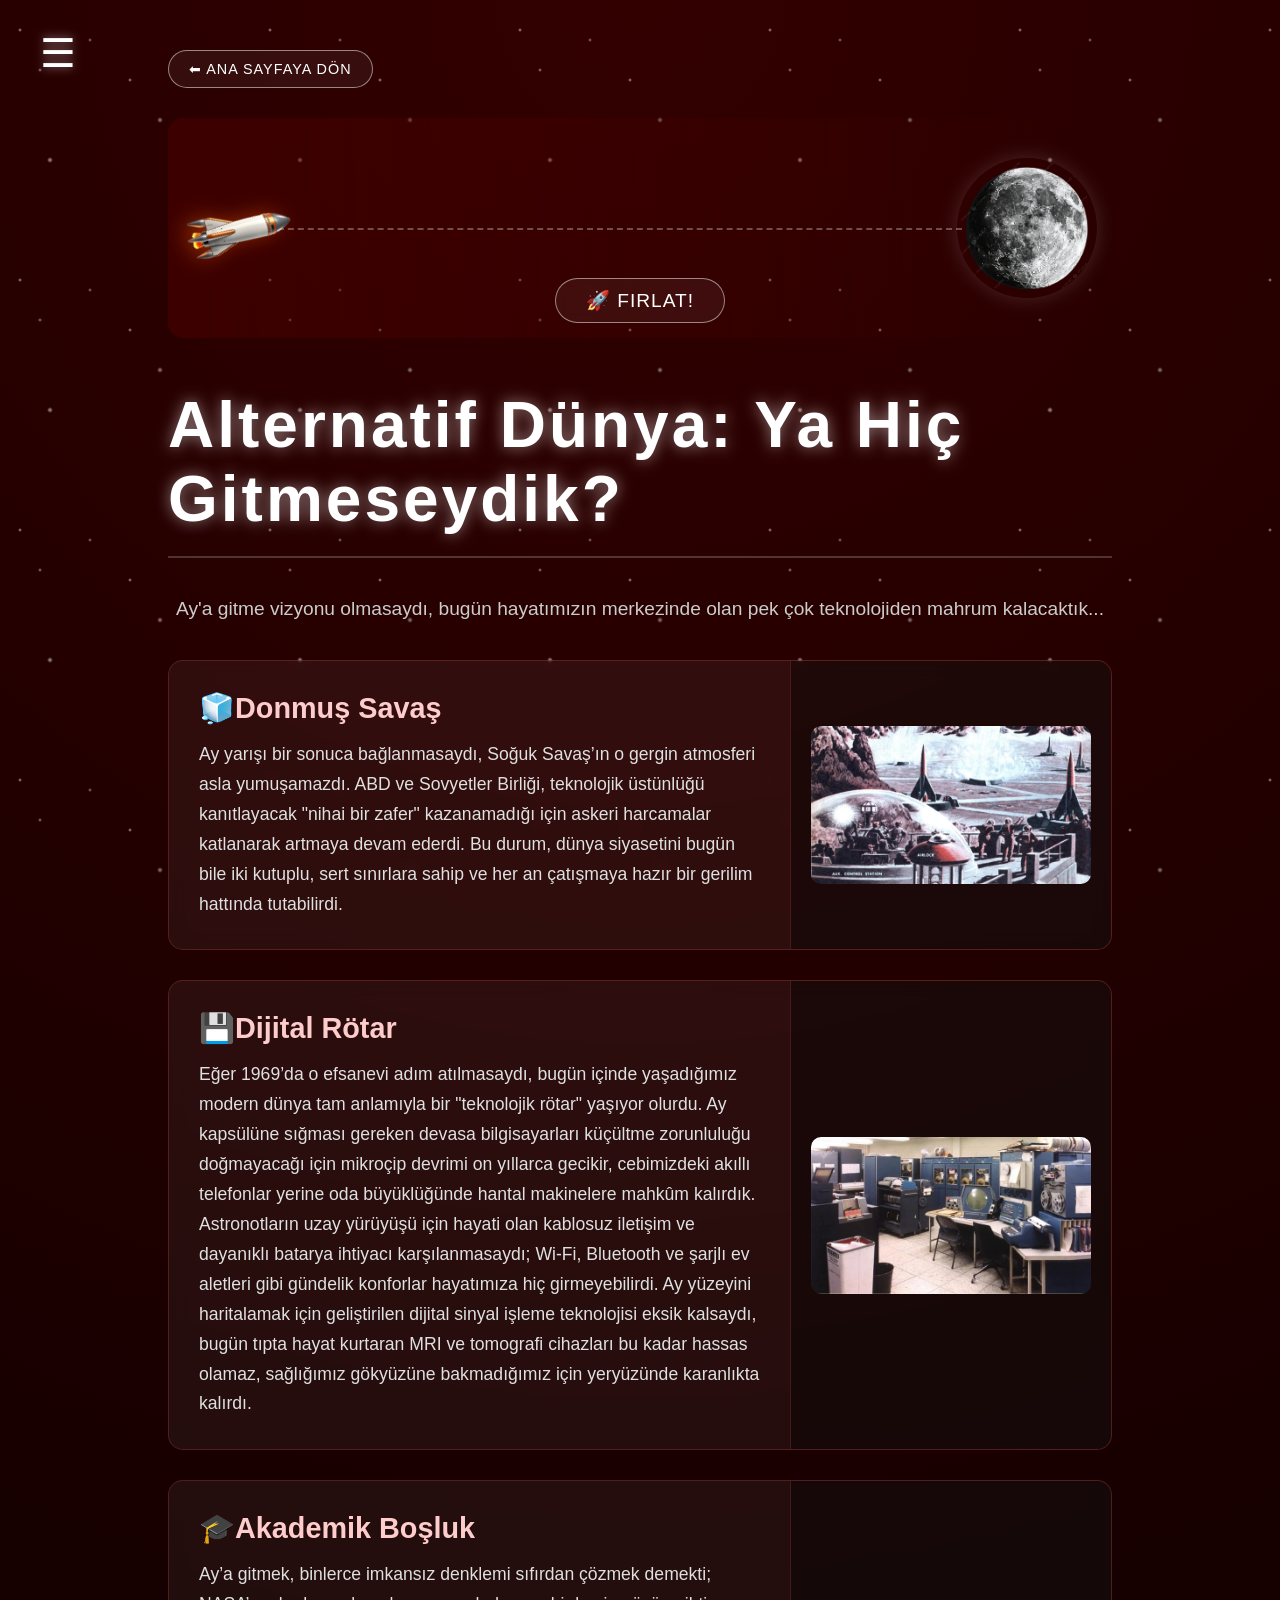
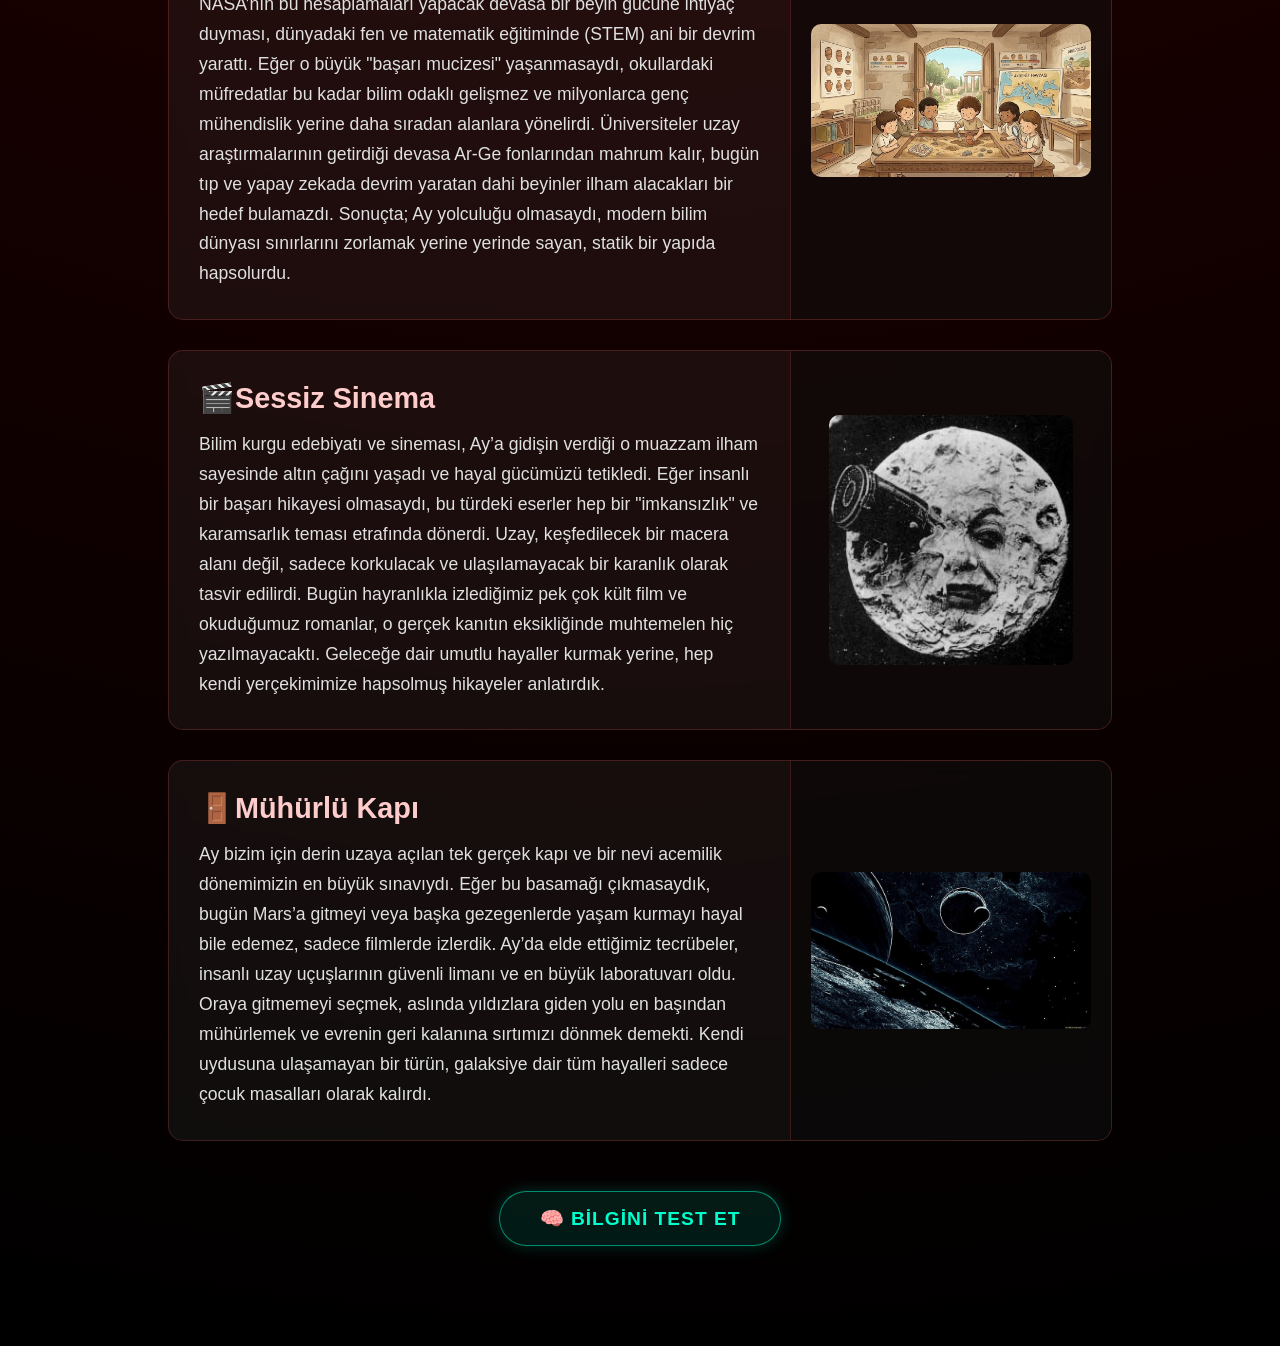
<file: alternatif.html>
<!DOCTYPE html>
<html lang="tr">
<head>
    <meta charset="UTF-8">
    <meta name="viewport" content="width=device-width, initial-scale=1.0">
    <title>Alternatif Dünya</title>
    <link rel="stylesheet" href="style.css">
</head>
<body class="subpage alternatif-bg">
    
    <div class="css-stars"></div>

    <div class="menu-btn" onclick="toggleMenu()">☰</div>
    
    <div class="side-menu" id="sideMenu">
        <div class="close-btn" onclick="toggleMenu()">×</div>
        <ul>
            <li><a href="#visco" onclick="toggleMenu()"><span>🧊</span> Donmuş Savaş</a></li>
            <li><a href="#mouse" onclick="toggleMenu()"><span>💾</span> Dijital Rötar</a></li>
            <li><a href="#dedektor" onclick="toggleMenu()"><span>🎓</span> Akademik Boşluk</a></li>
            <li><a href="#mama" onclick="toggleMenu()"><span>🎬</span> Sessiz Sinema</a></li>
            <li><a href="#gozluk" onclick="toggleMenu()"><span>🚪</span> Mühürlü Kapı</a></li>
        </ul>
    </div>

    <div class="content-container">
        <a href="index.html" class="btn back-btn">⬅ Ana Sayfaya Dön</a>
        
        <div id="launch-container-fail">
            <div class="path-line"></div>
            
            <img src="roket.png.png" alt="Roket" id="rocket-fail">
            <img src="ay_yeni.png" alt="Ay" id="moon-fail">
            
            <div id="explosion-effect">💥</div>
            <div id="mission-text-fail">Görev Başarısız</div>
            
            <button id="launch-btn-fail" class="btn">🚀 Fırlat!</button>
        </div>
        
        <h1 class="page-title">Alternatif Dünya: Ya Hiç Gitmeseydik?</h1>
        <p style="text-align: center; font-size: 1.2rem; margin-bottom: 40px; color: #ccc;">Ay'a gitme vizyonu olmasaydı, bugün hayatımızın merkezinde olan pek çok teknolojiden mahrum kalacaktık...</p>
        
        <div class="info-card" id="visco">
            <div class="card-content">
                <h2>🧊Donmuş Savaş</h2>
                <p>Ay yarışı bir sonuca bağlanmasaydı, Soğuk Savaş’ın o gergin atmosferi asla yumuşamazdı. ABD ve Sovyetler Birliği, teknolojik üstünlüğü kanıtlayacak "nihai bir zafer" kazanamadığı için askeri harcamalar katlanarak artmaya devam ederdi. Bu durum, dünya siyasetini bugün bile iki kutuplu, sert sınırlara sahip ve her an çatışmaya hazır bir gerilim hattında tutabilirdi.</p>
            </div>
            <div class="card-image">
                <img src="donmuş.jpeg" alt="Ay Yüzeyinin Haritası" class="card-img">
            </div>
        </div>

        <div class="info-card" id="mouse">
            <div class="card-content">
                <h2>💾Dijital Rötar</h2>
                <p>Eğer 1969’da o efsanevi adım atılmasaydı, bugün içinde yaşadığımız modern dünya tam anlamıyla bir "teknolojik rötar" yaşıyor olurdu. Ay kapsülüne sığması gereken devasa bilgisayarları küçültme zorunluluğu doğmayacağı için mikroçip devrimi on yıllarca gecikir, cebimizdeki akıllı telefonlar yerine oda büyüklüğünde hantal makinelere mahkûm kalırdık. Astronotların uzay yürüyüşü için hayati olan kablosuz iletişim ve dayanıklı batarya ihtiyacı karşılanmasaydı; Wi-Fi, Bluetooth ve şarjlı ev aletleri gibi gündelik konforlar hayatımıza hiç girmeyebilirdi. Ay yüzeyini haritalamak için geliştirilen dijital sinyal işleme teknolojisi eksik kalsaydı, bugün tıpta hayat kurtaran MRI ve tomografi cihazları bu kadar hassas olamaz, sağlığımız gökyüzüne bakmadığımız için yeryüzünde karanlıkta kalırdı.</p>
            </div>
            <div class="card-image">
                <img src="gerileme.jpeg" alt="Ay Yüzeyinin Haritası" class="card-img">
            </div>
        </div>

        <div class="info-card" id="dedektor">
            <div class="card-content">
                <h2>🎓Akademik Boşluk</h2>
                <p>Ay’a gitmek, binlerce imkansız denklemi sıfırdan çözmek demekti; NASA’nın bu hesaplamaları yapacak devasa bir beyin gücüne ihtiyaç duyması, dünyadaki fen ve matematik eğitiminde (STEM) ani bir devrim yarattı. Eğer o büyük "başarı mucizesi" yaşanmasaydı, okullardaki müfredatlar bu kadar bilim odaklı gelişmez ve milyonlarca genç mühendislik yerine daha sıradan alanlara yönelirdi. Üniversiteler uzay araştırmalarının getirdiği devasa Ar-Ge fonlarından mahrum kalır, bugün tıp ve yapay zekada devrim yaratan dahi beyinler ilham alacakları bir hedef bulamazdı. Sonuçta; Ay yolculuğu olmasaydı, modern bilim dünyası sınırlarını zorlamak yerine yerinde sayan, statik bir yapıda hapsolurdu.</p>
            </div>
            <div class="card-image">
                <img src="akademik.jpeg" alt="Ay Yüzeyinin Haritası" class="card-img">
            </div>
        </div>

        <div class="info-card" id="mama">
            <div class="card-content">
                <h2>🎬Sessiz Sinema</h2>
                <p>Bilim kurgu edebiyatı ve sineması, Ay’a gidişin verdiği o muazzam ilham sayesinde altın çağını yaşadı ve hayal gücümüzü tetikledi. Eğer insanlı bir başarı hikayesi olmasaydı, bu türdeki eserler hep bir "imkansızlık" ve karamsarlık teması etrafında dönerdi. Uzay, keşfedilecek bir macera alanı değil, sadece korkulacak ve ulaşılamayacak bir karanlık olarak tasvir edilirdi. Bugün hayranlıkla izlediğimiz pek çok kült film ve okuduğumuz romanlar, o gerçek kanıtın eksikliğinde muhtemelen hiç yazılmayacaktı. Geleceğe dair umutlu hayaller kurmak yerine, hep kendi yerçekimimize hapsolmuş hikayeler anlatırdık.</p>
            </div>
            <div class="card-image">
                <img src="sinema.jpeg" alt="Ay Yüzeyinin Haritası" class="card-img">
            </div>
        </div>

        <div class="info-card" id="gozluk">
            <div class="card-content">
                <h2>🚪Mühürlü Kapı</h2>
                <p>Ay bizim için derin uzaya açılan tek gerçek kapı ve bir nevi acemilik dönemimizin en büyük sınavıydı. Eğer bu basamağı çıkmasaydık, bugün Mars’a gitmeyi veya başka gezegenlerde yaşam kurmayı hayal bile edemez, sadece filmlerde izlerdik. Ay’da elde ettiğimiz tecrübeler, insanlı uzay uçuşlarının güvenli limanı ve en büyük laboratuvarı oldu. Oraya gitmemeyi seçmek, aslında yıldızlara giden yolu en başından mühürlemek ve evrenin geri kalanına sırtımızı dönmek demekti. Kendi uydusuna ulaşamayan bir türün, galaksiye dair tüm hayalleri sadece çocuk masalları olarak kalırdı.</p>
            </div>
            <div class="card-image">
                <img src="mühürlü-kapı.jpeg" alt="Ay Yüzeyinin Haritası" class="card-img">
            </div>
        </div>

        <div class="quiz-wrapper">
            <button id="start-quiz-btn" class="btn">🧠 Bilgini Test Et </button>
            
            <div id="quiz-container" class="quiz-container">
                
                <div class="quiz-question-block">
                    <p class="quiz-question">1. "Donmuş Savaş" senaryosuna göre, Ay yarışı bir "nihai zaferle" sonuçlanmasaydı dünya siyaseti bugün nasıl bir durumda olurdu?</p>
                    <ul class="quiz-options">
                        <li class="quiz-option" data-correct="false" onclick="checkAnswer(this, false)">A) Ülkeler arasındaki tüm sınırlar kalkardı.</li>
                        <li class="quiz-option" data-correct="false" onclick="checkAnswer(this, false)">B) Askeri harcamalar azalır, bütçe eğitime aktarılırdı.</li>
                        <li class="quiz-option" data-correct="true" onclick="checkAnswer(this, true)">C) İki kutuplu, sert sınırlara sahip ve her an çatışmaya hazır bir gerilim hattında kalırdı.</li>
                        <li class="quiz-option" data-correct="false" onclick="checkAnswer(this, false)">D) Uzay araştırmaları tamamen yasaklanırdı.</li>
                    </ul>
                </div>

                <div class="quiz-question-block">
                    <p class="quiz-question">2. "Dijital Rötar" bölümünde bahsedilen; Wi-Fi, Bluetooth ve şarjlı ev aletleri gibi konforlarımızı borçlu olduğumuz asıl ihtiyaç nedir?</p>
                    <ul class="quiz-options">
                        <li class="quiz-option" data-correct="true" onclick="checkAnswer(this, true)">A) Astronotların uzay yürüyüşü için gereken kablosuz iletişim ve dayanıklı batarya ihtiyacı</li>
                        <li class="quiz-option" data-correct="false" onclick="checkAnswer(this, false)">B) Ay'daki yerçekiminin dünyaya göre daha az olması</li>
                        <li class="quiz-option" data-correct="false" onclick="checkAnswer(this, false)">C) Roketlerin daha hızlı gitmesi için gereken yakıt türü</li>
                        <li class="quiz-option" data-correct="false" onclick="checkAnswer(this, false)">D) Uzay araçlarının içindeki aydınlatma sistemleri</li>
                    </ul>
                </div>

                <div class="quiz-question-block">
                    <p class="quiz-question">3. "Akademik Boşluk" başlığına göre, Ay yolculuğu gerçekleşmeseydi milyonlarca genç mühendisin kariyer yolculuğu nasıl değişirdi?</p>
                    <ul class="quiz-options">
                        <li class="quiz-option" data-correct="false" onclick="checkAnswer(this, false)">A) Sanat ve edebiyat alanında dünya markası olurlardı.</li>
                        <li class="quiz-option" data-correct="true" onclick="checkAnswer(this, true)">B) Uzay projeleri olmadığı için daha sıradan alanlara yönelir, dahi beyinler ilham alacak hedef bulamazdı.</li>
                        <li class="quiz-option" data-correct="false" onclick="checkAnswer(this, false)">C) Kendi teknoloji şirketlerini kurup interneti daha erken keşfederlerdi.</li>
                        <li class="quiz-option" data-correct="false" onclick="checkAnswer(this, false)">D) Tıp fakültelerine yönelerek kansere çözüm bulurlardı.</li>
                    </ul>
                </div>

                <div class="quiz-question-block">
                    <p class="quiz-question">4. "Mühürlü Kapı" analojisinde kullanılan "kendi uydusuna ulaşamayan bir tür" ifadesiyle anlatılmak istenen asıl risk nedir?</p>
                    <ul class="quiz-options">
                        <li class="quiz-option" data-correct="false" onclick="checkAnswer(this, false)">A) Ay'ın Dünya'dan uzaklaşacak olması</li>
                        <li class="quiz-option" data-correct="true" onclick="checkAnswer(this, true)">B) Mars'a gitme veya galakside yaşam kurma hayallerinin sadece birer "çocuk masalı" olarak kalması</li>
                        <li class="quiz-option" data-correct="false" onclick="checkAnswer(this, false)">C) Ay'daki madenlerin başka türler tarafından ele geçirilmesi</li>
                        <li class="quiz-option" data-correct="false" onclick="checkAnswer(this, false)">D) Dünya üzerindeki doğal kaynakların daha hızlı tükenmesi</li>
                    </ul>
                </div>

                <div id="quiz-result" class="quiz-result"></div>

            </div>
        </div>

    </div>

    <script>
        function toggleMenu() {
            const menu = document.getElementById('sideMenu');
            menu.classList.toggle('active');
        }
    
        document.getElementById('launch-btn-fail').addEventListener('click', function() {
            const rocket = document.getElementById('rocket-fail');
            const explosion = document.getElementById('explosion-effect');
            const failText = document.getElementById('mission-text-fail');
            
            this.disabled = true; 
            this.innerText = "🚀 Fırlatıldı...";
            this.style.opacity = "0.5";
            
            rocket.classList.add('launch-fail-active');
            
            setTimeout(() => {
                rocket.style.display = 'none'; 
                explosion.classList.add('boom'); 
                failText.classList.add('show'); 
                this.innerText = "❌ Görev Başarısız"; 
            }, 2000); 
        });

        // --- QUIZ PUANLAMA MANTIĞI ---
        let correctAnswers = 0;
        let answeredQuestions = 0;
        const totalQuestions = 4;

        document.getElementById('start-quiz-btn').addEventListener('click', function() {
            const quizContainer = document.getElementById('quiz-container');
            quizContainer.style.display = 'block';
            quizContainer.scrollIntoView({ behavior: 'smooth', block: 'start' });
            this.style.display = 'none'; 
        });

        function checkAnswer(element, isCorrect) {
            const ul = element.parentElement;
            const options = ul.querySelectorAll('.quiz-option');
            
            options.forEach(opt => opt.classList.add('disabled'));
            
            answeredQuestions++;

            if (isCorrect) {
                element.classList.add('correct');
                correctAnswers++;
            } else {
                element.classList.add('incorrect');
                options.forEach(opt => {
                    if (opt.dataset.correct === "true") {
                        opt.classList.add('correct');
                    }
                });
            }

            if (answeredQuestions === totalQuestions) {
                showResult();
            }
        }

        function showResult() {
            const resultDiv = document.getElementById('quiz-result');
            const successRate = (correctAnswers / totalQuestions) * 100;

            resultDiv.style.display = 'block';

            if (successRate > 50) {
                resultDiv.innerHTML = `Tebrikler! Başarı oranınız: %${successRate} <br><br> 🚀 <strong>Astronot adayısınız!</strong>`;
                resultDiv.className = 'quiz-result success';
            } else {
                resultDiv.innerHTML = `Maalesef... Başarı oranınız: %${successRate} <br><br> ❌ <strong>Başarısız oldunuz.</strong>`;
                resultDiv.className = 'quiz-result fail';
            }
        }
    </script>
</body>
</html>
</file>
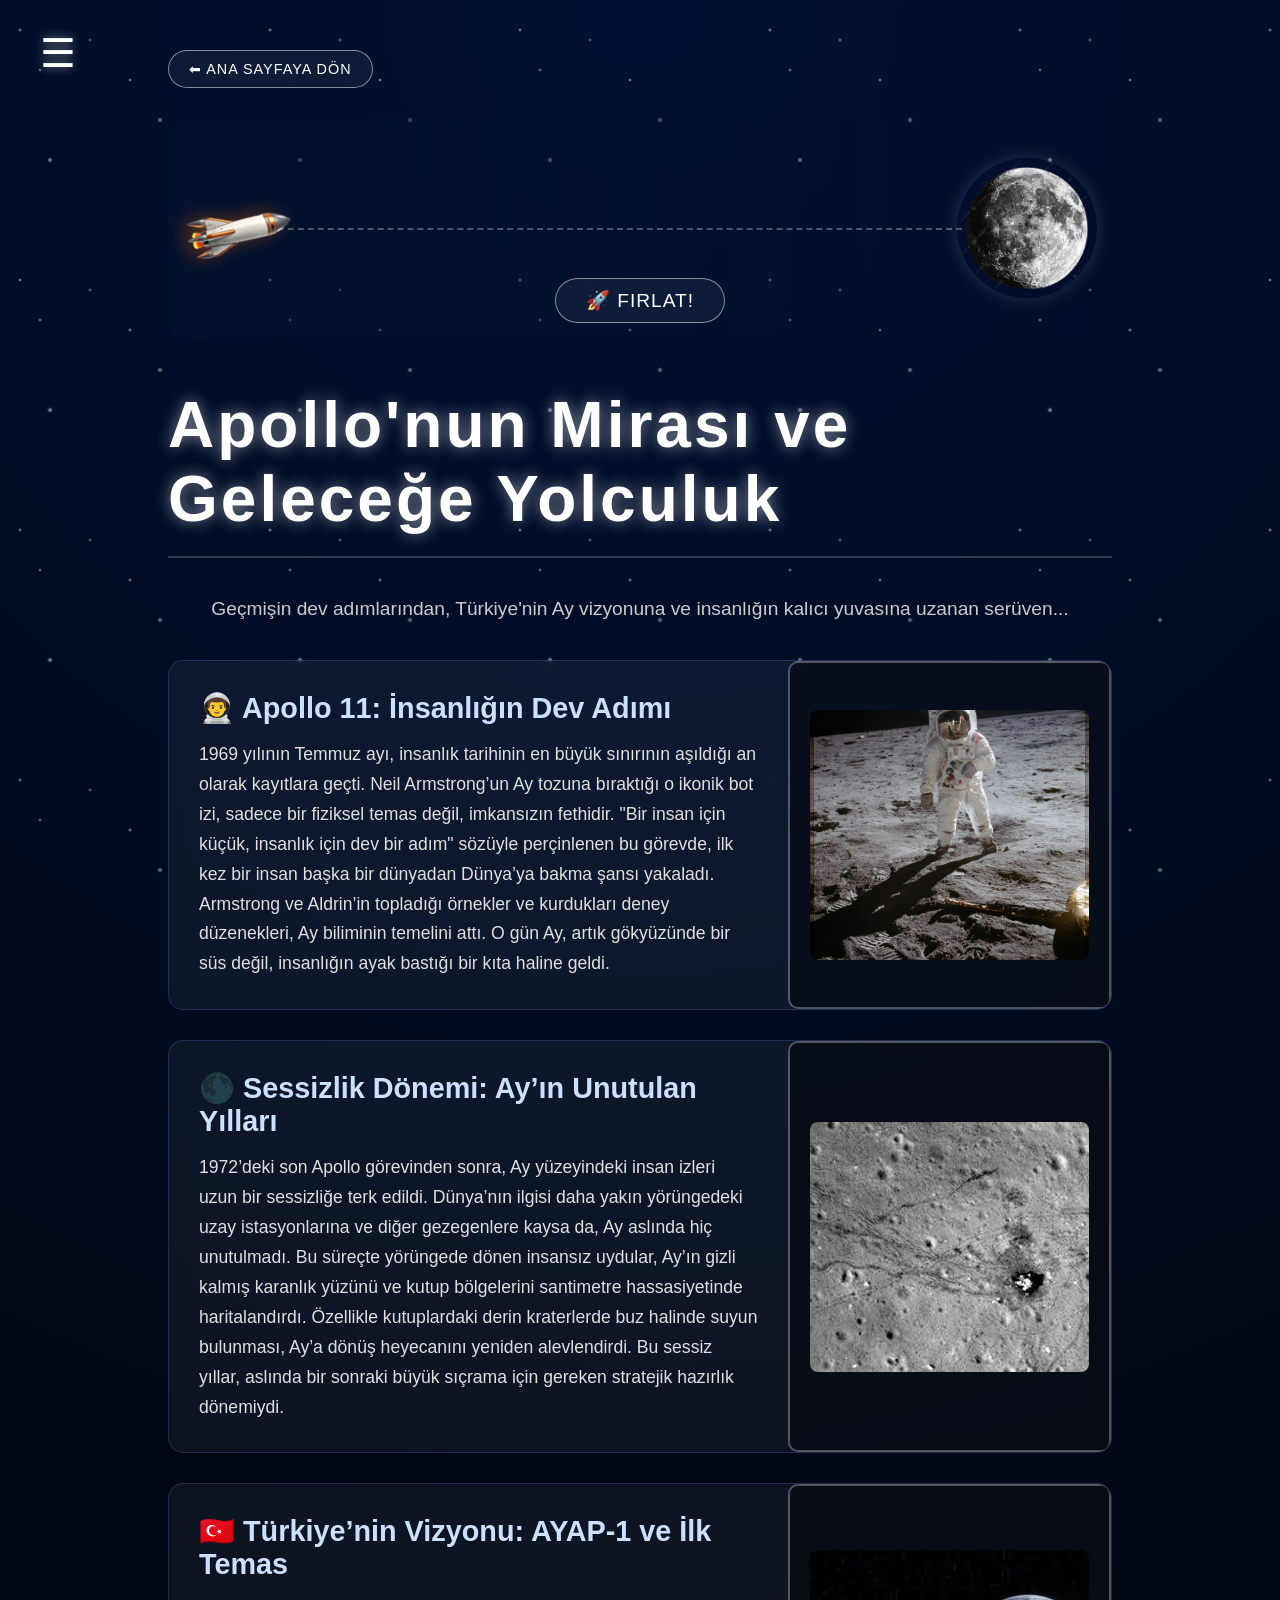
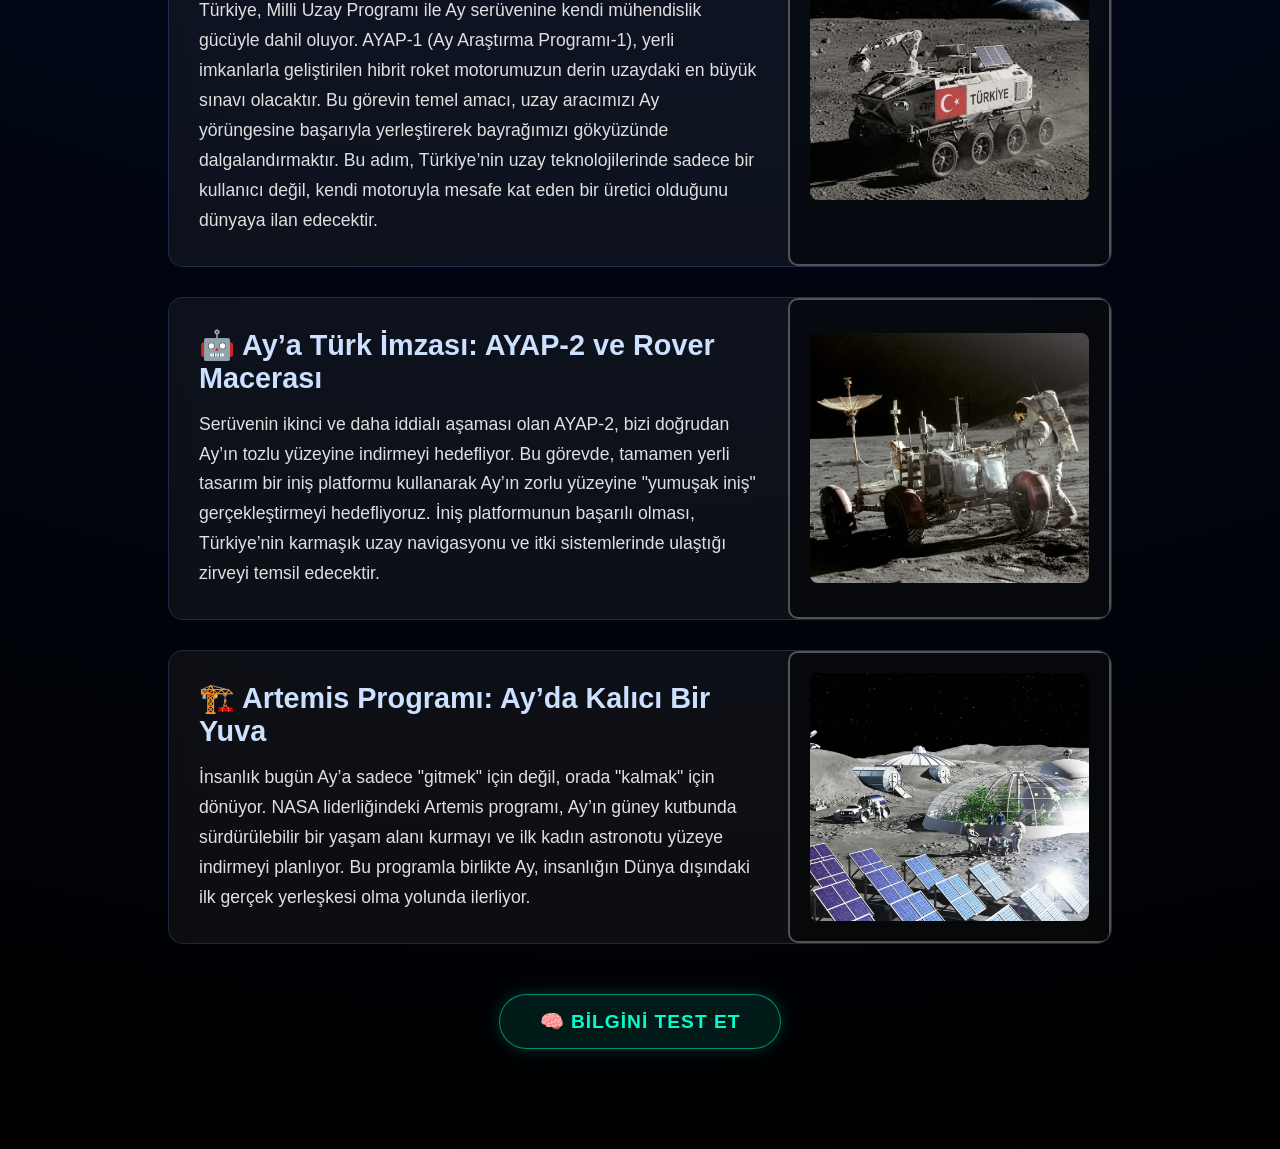
<file: apollo.html>
<!DOCTYPE html>
<html lang="tr">
<head>
    <meta charset="UTF-8">
    <meta name="viewport" content="width=device-width, initial-scale=1.0">
    <title>Apollo'nun Mirası</title>
    <link rel="stylesheet" href="style.css">
    <style>
        .info-card .card-image {
            overflow: hidden; 
            display: flex; 
            align-items: center; 
            justify-content: center; 
            border: 2px solid rgba(255, 255, 255, 0.3); 
            border-radius: 10px; 
            box-sizing: border-box; 
        }

        .info-card .card-image .card-img {
            width: 100%; 
            height: 100%; 
            object-fit: cover; 
            border-radius: 8px; 
        }
    </style>
</head>
<body class="subpage apollo-bg">
    
    <div class="css-stars"></div>

    <div class="menu-btn" onclick="toggleMenu()">☰</div>
    
    <div class="side-menu" id="sideMenu">
        <div class="close-btn" onclick="toggleMenu()">×</div>
        <ul>
            <li><a href="#apollo11" onclick="toggleMenu()"><span>👨‍🚀</span> Apollo 11 Adımı</a></li>
            <li><a href="#sessizlik" onclick="toggleMenu()"><span>🌑</span> Sessizlik Dönemi</a></li>
            <li><a href="#ayap1" onclick="toggleMenu()"><span>🇹🇷</span> Türkiye / AYAP-1</a></li>
            <li><a href="#ayap2" onclick="toggleMenu()"><span>🤖</span> Türk İmzası: AYAP-2</a></li>
            <li><a href="#artemis" onclick="toggleMenu()"><span>🏗️</span> Artemis Programı</a></li>
        </ul>
    </div>

    <div class="content-container">
        <a href="index.html" class="btn back-btn">⬅ Ana Sayfaya Dön</a>
        
        <div id="launch-container">
            <div class="path-line"></div>
            
            <img src="roket.png.png" alt="Roket" id="rocket-launch">
            <img src="ay_yeni.png" alt="Ay" id="moon-launch">
            
            <button id="launch-btn" class="btn">🚀 Fırlat!</button>
        </div>
        <h1 class="page-title">Apollo'nun Mirası ve Geleceğe Yolculuk</h1>
        <p style="text-align: center; font-size: 1.2rem; margin-bottom: 40px; color: #ccc;">Geçmişin dev adımlarından, Türkiye'nin Ay vizyonuna ve insanlığın kalıcı yuvasına uzanan serüven...</p>
        
        <div class="info-card" id="apollo11">
            <div class="card-content">
                <h2>👨‍🚀 Apollo 11: İnsanlığın Dev Adımı</h2>
                <p>1969 yılının Temmuz ayı, insanlık tarihinin en büyük sınırının aşıldığı an olarak kayıtlara geçti. Neil Armstrong’un Ay tozuna bıraktığı o ikonik bot izi, sadece bir fiziksel temas değil, imkansızın fethidir. "Bir insan için küçük, insanlık için dev bir adım" sözüyle perçinlenen bu görevde, ilk kez bir insan başka bir dünyadan Dünya’ya bakma şansı yakaladı. Armstrong ve Aldrin’in topladığı örnekler ve kurdukları deney düzenekleri, Ay biliminin temelini attı. O gün Ay, artık gökyüzünde bir süs değil, insanlığın ayak bastığı bir kıta haline geldi.</p>
            </div>
            <div class="card-image">
                <img src="apollo1.png.jpeg" alt="Apollo 11 Astronotu" class="card-img">
            </div>
        </div>

        <div class="info-card" id="sessizlik">
            <div class="card-content">
                <h2>🌑 Sessizlik Dönemi: Ay’ın Unutulan Yılları</h2>
                <p>1972’deki son Apollo görevinden sonra, Ay yüzeyindeki insan izleri uzun bir sessizliğe terk edildi. Dünya’nın ilgisi daha yakın yörüngedeki uzay istasyonlarına ve diğer gezegenlere kaysa da, Ay aslında hiç unutulmadı. Bu süreçte yörüngede dönen insansız uydular, Ay’ın gizli kalmış karanlık yüzünü ve kutup bölgelerini santimetre hassasiyetinde haritalandırdı. Özellikle kutuplardaki derin kraterlerde buz halinde suyun bulunması, Ay’a dönüş heyecanını yeniden alevlendirdi. Bu sessiz yıllar, aslında bir sonraki büyük sıçrama için gereken stratejik hazırlık dönemiydi.</p>
            </div>
            <div class="card-image">
                <img src="sessizlik.jpeg" alt="Ay Yüzeyinin Haritası" class="card-img">
            </div>
        </div>

        <div class="info-card" id="ayap1">
            <div class="card-content">
                <h2>🇹🇷 Türkiye’nin Vizyonu: AYAP-1 ve İlk Temas</h2>
                <p>Türkiye, Milli Uzay Programı ile Ay serüvenine kendi mühendislik gücüyle dahil oluyor. AYAP-1 (Ay Araştırma Programı-1), yerli imkanlarla geliştirilen hibrit roket motorumuzun derin uzaydaki en büyük sınavı olacaktır. Bu görevin temel amacı, uzay aracımızı Ay yörüngesine başarıyla yerleştirerek bayrağımızı gökyüzünde dalgalandırmaktır. Bu adım, Türkiye’nin uzay teknolojilerinde sadece bir kullanıcı değil, kendi motoruyla mesafe kat eden bir üretici olduğunu dünyaya ilan edecektir.</p>
            </div>
            <div class="card-image">
                <img src="ayap1.jpeg" alt="TÜRKİYE Yazılı Türk Rover Aracı" class="card-img">
            </div>
        </div>

        <div class="info-card" id="ayap2">
            <div class="card-content">
                <h2>🤖 Ay’a Türk İmzası: AYAP-2 ve Rover Macerası</h2>
                <p>Serüvenin ikinci ve daha iddialı aşaması olan AYAP-2, bizi doğrudan Ay’ın tozlu yüzeyine indirmeyi hedefliyor. Bu görevde, tamamen yerli tasarım bir iniş platformu kullanarak Ay’ın zorlu yüzeyine "yumuşak iniş" gerçekleştirmeyi hedefliyoruz. İniş platformunun başarılı olması, Türkiye’nin karmaşık uzay navigasyonu ve itki sistemlerinde ulaştığı zirveyi temsil edecektir.</p>
            </div>
            <div class="card-image">
                <img src="ayap2.jpeg" alt="AYAP-2 Rover Aracı" class="card-img">
            </div>
        </div>

        <div class="info-card" id="artemis">
            <div class="card-content">
                <h2>🏗️ Artemis Programı: Ay’da Kalıcı Bir Yuva</h2>
                <p>İnsanlık bugün Ay’a sadece "gitmek" için değil, orada "kalmak" için dönüyor. NASA liderliğindeki Artemis programı, Ay’ın güney kutbunda sürdürülebilir bir yaşam alanı kurmayı ve ilk kadın astronotu yüzeye indirmeyi planlıyor. Bu programla birlikte Ay, insanlığın Dünya dışındaki ilk gerçek yerleşkesi olma yolunda ilerliyor.</p>
            </div>
            <div class="card-image">
                <img src="artemis.jpeg" alt="Artemis Ay Üssü" class="card-img">
            </div>
        </div>

        <div class="quiz-wrapper">
            <button id="start-quiz-btn" class="btn">🧠 Bilgini Test Et </button>
            
            <div id="quiz-container" class="quiz-container">
                
                <div class="quiz-question-block">
                    <p class="quiz-question">1. Neil Armstrong’un Ay tozuna bıraktığı bot izi metinde neden "sadece fiziksel bir temas değil" olarak tanımlanmıştır?</p>
                    <ul class="quiz-options">
                        <li class="quiz-option" data-correct="false" onclick="checkAnswer(this, false)">A) Ay'ın mülkiyetinin ABD'ye geçtiğini simgelediği için</li>
                        <li class="quiz-option" data-correct="true" onclick="checkAnswer(this, true)">B) İnsanoğlunun imkansızı fethettiğinin somut bir kanıtı olduğu için</li>
                        <li class="quiz-option" data-correct="false" onclick="checkAnswer(this, false)">C) Ay'da rüzgar olmadığı için izin hiç silinmeyeceği anlaşıldığından</li>
                        <li class="quiz-option" data-correct="false" onclick="checkAnswer(this, false)">D) İz bırakmanın teknolojik bir zorunluluk olmasından</li>
                    </ul>
                </div>

                <div class="quiz-question-block">
                    <p class="quiz-question">2. 1972-2000 arasındaki "Sessizlik Dönemi"nde yapılan hangi teknik çalışma, Ay'a dönüş heyecanını başlatan "buz halinde su" keşfine zemin hazırlamıştır?</p>
                    <ul class="quiz-options">
                        <li class="quiz-option" data-correct="true" onclick="checkAnswer(this, true)">A) Ay yörüngesindeki insansız uyduların santimetre hassasiyetindeki haritalandırması</li>
                        <li class="quiz-option" data-correct="false" onclick="checkAnswer(this, false)">B) Dünya'daki teleskopların merceklerinin büyütülmesi</li>
                        <li class="quiz-option" data-correct="false" onclick="checkAnswer(this, false)">C) Ay'a gönderilen gizli insanlı görevlerin raporları</li>
                        <li class="quiz-option" data-correct="false" onclick="checkAnswer(this, false)">D) Diğer gezegenlere giden araçların Ay'ın yanından geçerken çektiği fotoğraflar</li>
                    </ul>
                </div>

                <div class="quiz-question-block">
                    <p class="quiz-question">3. Türkiye'nin Milli Uzay Programı'ndaki AYAP-1 ve AYAP-2 görevleri arasındaki en temel stratejik fark nedir?</p>
                    <ul class="quiz-options">
                        <li class="quiz-option" data-correct="false" onclick="checkAnswer(this, false)">A) AYAP-1 insanlıyken, AYAP-2 insansız bir görevdir.</li>
                        <li class="quiz-option" data-correct="true" onclick="checkAnswer(this, true)">B) AYAP-1 sadece yörüngeye yerleşmeyi, AYAP-2 ise Ay yüzeyine yerli platformla "yumuşak iniş" yapmayı hedefler.</li>
                        <li class="quiz-option" data-correct="false" onclick="checkAnswer(this, false)">C) AYAP-1 Mars'a, AYAP-2 ise Ay'a odaklanmıştır.</li>
                        <li class="quiz-option" data-correct="false" onclick="checkAnswer(this, false)">D) AYAP-1 yabancı motorla, AYAP-2 ise tamamen yerli motorla icra edilecektir.</li>
                    </ul>
                </div>

                <div class="quiz-question-block">
                    <p class="quiz-question">4. NASA liderliğindeki Artemis Programı'nı geçmişteki Apollo görevlerinden ayıran ana felsefe aşağıdakilerden hangisidir?</p>
                    <ul class="quiz-options">
                        <li class="quiz-option" data-correct="false" onclick="checkAnswer(this, false)">A) Ay'a sadece bayrak dikip geri dönmek</li>
                        <li class="quiz-option" data-correct="true" onclick="checkAnswer(this, true)">B) Ay'ın güney kutbunda sürdürülebilir bir yaşam alanı kurarak orada "kalıcı" olmak</li>
                        <li class="quiz-option" data-correct="false" onclick="checkAnswer(this, false)">C) Ay'daki tüm kraterlere isim vermek</li>
                        <li class="quiz-option" data-correct="false" onclick="checkAnswer(this, false)">D) Sadece kadın astronotların katılabileceği bir program olması</li>
                    </ul>
                </div>

                <div id="quiz-result" class="quiz-result"></div>

            </div>
        </div>

    </div>

    <script>
        function toggleMenu() {
            const menu = document.getElementById('sideMenu');
            menu.classList.toggle('active');
        }

        document.getElementById('launch-btn').addEventListener('click', function() {
            const rocket = document.getElementById('rocket-launch');
            this.disabled = true; 
            this.innerText = "🚀 Yolculuk Başladı...";
            this.style.opacity = "0.5";
            rocket.classList.add('launch-active');
            
            setTimeout(() => {
                this.innerText = "👨‍🚀 Görev Başarılı!";
                this.style.opacity = "1";
            }, 4000); 
        });

        // --- QUIZ PUANLAMA MANTIĞI ---
        let correctAnswers = 0;
        let answeredQuestions = 0;
        const totalQuestions = 4;

        document.getElementById('start-quiz-btn').addEventListener('click', function() {
            const quizContainer = document.getElementById('quiz-container');
            quizContainer.style.display = 'block';
            quizContainer.scrollIntoView({ behavior: 'smooth', block: 'start' });
            this.style.display = 'none'; 
        });

        function checkAnswer(element, isCorrect) {
            const ul = element.parentElement;
            const options = ul.querySelectorAll('.quiz-option');
            
            // Tüm şıkları kilitle
            options.forEach(opt => opt.classList.add('disabled'));
            
            // Cevaplanan soru sayısını artır
            answeredQuestions++;

            if (isCorrect) {
                element.classList.add('correct');
                correctAnswers++; // Doğru sayısını artır
            } else {
                element.classList.add('incorrect');
                options.forEach(opt => {
                    if (opt.dataset.correct === "true") {
                        opt.classList.add('correct');
                    }
                });
            }

            // Eğer tüm sorular cevaplandıysa sonucu hesapla
            if (answeredQuestions === totalQuestions) {
                showResult();
            }
        }

        function showResult() {
            const resultDiv = document.getElementById('quiz-result');
            const successRate = (correctAnswers / totalQuestions) * 100;

            resultDiv.style.display = 'block';

            if (successRate > 50) {
                resultDiv.innerHTML = `Tebrikler! Başarı oranınız: %${successRate} <br><br> 🚀 <strong>Astronot adayısınız!</strong>`;
                resultDiv.className = 'quiz-result success';
            } else {
                resultDiv.innerHTML = `Maalesef... Başarı oranınız: %${successRate} <br><br> ❌ <strong>Başarısız oldunuz.</strong>`;
                resultDiv.className = 'quiz-result fail';
            }
        }
    </script>

</body>
</html>
</file>
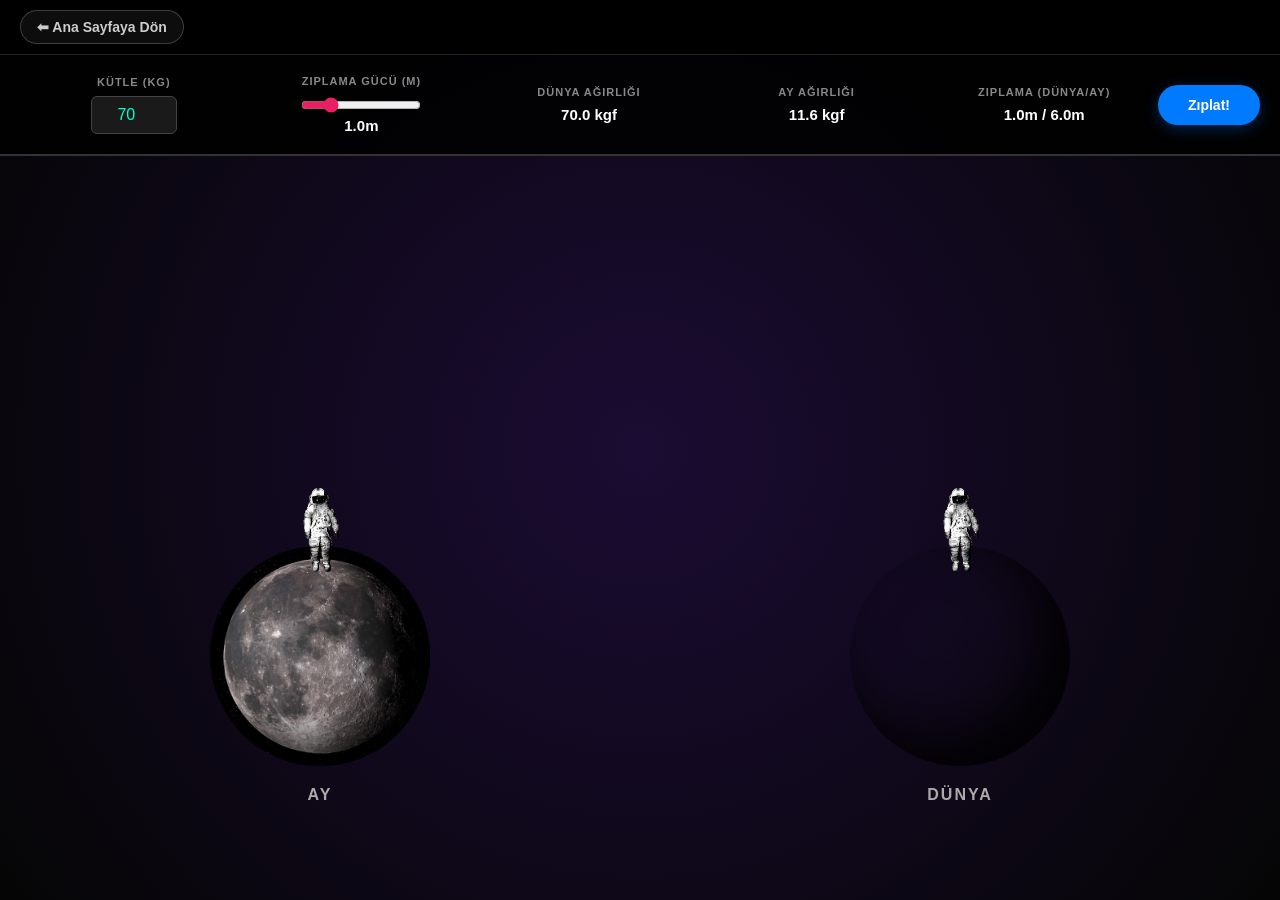
<file: Untitled-4.html>
<!DOCTYPE html>
<html lang="tr">
<head>
    <meta charset="UTF-8">
    <meta name="viewport" content="width=device-width, initial-scale=1.0">
    <title>Zıplama Simülasyonu - Interaktif</title>
    <style>
        /* CSS BÖLÜMÜ */

        body {
            margin: 0;
            padding: 0;
            background: radial-gradient(circle at center, #1b0c33 0%, #050505 100%);
            color: white;
            font-family: 'Segoe UI', Roboto, Helvetica, Arial, sans-serif;
            overflow: hidden;
            height: 100vh;
            display: flex;
            flex-direction: column;
        }
        /* --- Geri Dön Butonu Stilleri --- */
        .top-nav {
            background: #000000;
            padding: 10px 20px;
            border-bottom: 1px solid #222;
            z-index: 20;
            text-align: left;
        }

        .back-home-btn {
            color: #ccc;
            text-decoration: none;
            font-size: 14px;
            font-weight: bold;
            display: inline-block;
            padding: 8px 16px;
            background: rgba(255, 255, 255, 0.05);
            border: 1px solid rgba(255, 255, 255, 0.2);
            border-radius: 20px;
            transition: all 0.3s ease;
        }

        .back-home-btn:hover {
            background: rgba(255, 255, 255, 0.15);
            color: #00ffcc; /* Oyundaki yeşilimsi renk ile uyumlu */
            border-color: #00ffcc;
            transform: translateX(-5px); /* Üzerine gelince hafif sola kayar */
        }
        /* Üst Kontrol Paneli */
        .ui-header {
            background: rgba(0, 0, 0, 0.9);
            display: flex;
            justify-content: space-around;
            align-items: center;
            padding: 20px;
            border-bottom: 2px solid #333;
            z-index: 10;
        }

        .control-item {
            text-align: center;
            flex: 1;
        }

        .control-item label {
            display: block;
            font-size: 11px;
            color: #888;
            margin-bottom: 8px;
            letter-spacing: 1px;
            font-weight: bold;
        }

        .input-box {
            background: #1a1a1a;
            border: 1px solid #444;
            padding: 8px 12px;
            border-radius: 6px;
            color: #fff;
            font-weight: bold;
            display: inline-block;
            min-width: 60px;
        }

        input[type="number"] {
            background: transparent;
            border: none;
            color: #00ffcc;
            width: 50px;
            text-align: center;
            font-size: 16px;
            outline: none;
        }

        input[type="range"] {
            cursor: pointer;
            accent-color: #e91e63;
            width: 120px;
        }

        .value-text {
            color: #fff;
            font-size: 15px;
            font-weight: bold;
        }

        #jumpBtn {
            background: #007bff;
            color: white;
            border: none;
            padding: 12px 30px;
            border-radius: 25px;
            cursor: pointer;
            font-weight: bold;
            font-size: 14px;
            transition: all 0.2s;
            box-shadow: 0 4px 15px rgba(0, 123, 255, 0.3);
        }

        #jumpBtn:hover {
            background: #0056b3;
            transform: translateY(-2px);
        }

        #jumpBtn:active {
            transform: translateY(0);
        }

        /* Simülasyon Alanı */
        .simulation-space {
            flex: 1;
            display: flex;
            justify-content: space-around;
            align-items: flex-end;
            padding-bottom: 80px;
            position: relative;
        }

        .celestial-body {
            text-align: center;
            position: relative;
            width: 300px;
        }

        .planet-img {
            width: 220px;
            height: 220px;
            border-radius: 50%;
            margin: 0 auto;
            position: relative;
            box-shadow: inset -25px -25px 60px rgba(0,0,0,0.9);
            background-size: cover;
            background-position: center;
        }

    

    .moon-img {
        /* Yerel dosyanı buraya ekledik */
        background-image: url('moon.jpg');
        background-size: cover; /* Görselin daireyi tam doldurmasını sağlar */
        background-position: center; /* Görseli ortalar */
    }


        .earth-img {
            background-image: url('https://upload.wikimedia.org/wikipedia/commons/9/97/The_Earth_seen_from_Apollo_17.jpg');
        }

        .celestial-body p {
            margin-top: 20px;
            font-weight: bold;
            letter-spacing: 2px;
            color: #aaa;
        }

        .astronaut {
    width: 60px; 
    height: 100px;
    background: url('astronot3.png') no-repeat center;
    background-size: contain;
    position: absolute;
    bottom: 240px;
    left: 50%;
    transform: translateX(-50%);
    z-index: 10;
}

    </style>
</head>
<body>
    <body>
    <div class="top-nav">
        <a href="index.html#oyun-bolumu" class="back-home-btn">⬅ Ana Sayfaya Dön</a>
    </div>
    

    <div class="ui-header">
        <div class="control-item">
            <label>KÜTLE (KG)</label>
            <div class="input-box">
                <input type="number" id="massInput" value="70" min="1" max="500">
            </div>
        </div>
        
        <div class="control-item">
            <label>ZIPLAMA GÜCÜ (M)</label>
            <input type="range" id="jumpRange" min="0.2" max="4" step="0.1" value="1">
            <div id="rangeDisplay" class="value-text">1.0m</div>
        </div>

        <div class="control-item">
            <label>DÜNYA AĞIRLIĞI</label>
            <div id="earthWeight" class="value-text">70.0 kgf</div>
        </div>

        <div class="control-item">
            <label>AY AĞIRLIĞI</label>
            <div id="moonWeight" class="value-text">11.6 kgf</div>
        </div>

        <div class="control-item">
            <label>ZIPLAMA (DÜNYA/AY)</label>
            <div id="jumpRatio" class="value-text">1.0m / 6.0m</div>
        </div>

        <button id="jumpBtn">Zıplat!</button>
    </div>

    <div class="simulation-space">
        <div class="celestial-body">
            <div class="astronaut" id="moonAstronaut"></div>
            <div class="planet-img moon-img"></div>
            <p>AY</p>
        </div>

        <div class="celestial-body">
            <div class="astronaut" id="earthAstronaut"></div>
            <div class="planet-img earth-img"></div>
            <p>DÜNYA</p>
        </div>
    </div>

    <script>
        /* JAVASCRIPT BÖLÜMÜ */
        const massInput = document.getElementById('massInput');
        const jumpRange = document.getElementById('jumpRange');
        const rangeDisplay = document.getElementById('rangeDisplay');
        const earthWeightDisp = document.getElementById('earthWeight');
        const moonWeightDisp = document.getElementById('moonWeight');
        const jumpRatioDisp = document.getElementById('jumpRatio');
        const jumpBtn = document.getElementById('jumpBtn');

        const earthAstronaut = document.getElementById('earthAstronaut');
        const moonAstronaut = document.getElementById('moonAstronaut');

        const BASE_BOTTOM = 240; // Gezegenin yüzeyi (piksel)

        function updateSimulationData() {
            const mass = parseFloat(massInput.value) || 0;
            const jumpMeters = parseFloat(jumpRange.value);

            // Ağırlık Hesaplama
            const eWeight = mass.toFixed(1);
            const mWeight = (mass * 0.165).toFixed(1);

            // Arayüzü Güncelle
            rangeDisplay.innerText = jumpMeters.toFixed(1) + "m";
            earthWeightDisp.innerText = eWeight + " kgf";
            moonWeightDisp.innerText = mWeight + " kgf";
            
            const moonJumpVal = (jumpMeters * 6.04).toFixed(1);
            jumpRatioDisp.innerText = `${jumpMeters.toFixed(1)}m / ${moonJumpVal}m`;
        }

        function performJump() {
            const jumpMeters = parseFloat(jumpRange.value);
            
            // Görselleştirme için ölçek: 1 metre = 50 piksel
            const jumpPx = jumpMeters * 50;
            const moonJumpPx = jumpPx * 6;

            // Dünya Zıplaması (Hızlı)
            animateJump(earthAstronaut, jumpPx, 450);

            // Ay Zıplaması (Daha yüksek ve daha yavaş/akıcı)
            animateJump(moonAstronaut, moonJumpPx, 1400);
        }

        function animateJump(element, height, duration) {
            // Yükseliş
            element.style.transition = `bottom ${duration}ms ease-out`;
            element.style.bottom = (BASE_BOTTOM + height) + "px";

            // İniş (Yükseliş bittikten sonra başlar)
            setTimeout(() => {
                element.style.transition = `bottom ${duration}ms ease-in`;
                element.style.bottom = BASE_BOTTOM + "px";
            }, duration);
        }

        // Dinleyiciler
        massInput.addEventListener('input', updateSimulationData);
        jumpRange.addEventListener('input', updateSimulationData);
        jumpBtn.addEventListener('click', performJump);

        // İlk açılışta verileri yükle
        updateSimulationData();
    </script>
</body>
</html>
</file>
<file: style.css>
* {
    margin: 0;
    padding: 0;
    box-sizing: border-box;
    font-family: 'Segoe UI', Tahoma, Geneva, Verdana, sans-serif;
}

body {
    background-color: #000;
    overflow-x: hidden;
    color: white;
}

/* Slogan Tasarımı */
.slogan-container {
    position: absolute;
    top: 6%;
    width: 100%;
    text-align: center;
    z-index: 5;
    pointer-events: none;
}

.slogan-container h2 {
    font-size: 2rem;
    color: rgba(255, 255, 255, 0.85);
    text-transform: uppercase;
    letter-spacing: 5px;
    font-weight: 300;
    text-shadow: 0 0 15px rgba(255, 255, 255, 0.4);
}

/* Yıldızların Konteyneri */
#stars {
    position: absolute;
    top: 0;
    left: 0;
    width: 100%;
    height: 100%;
    z-index: 0;
}

/* 3D Modelin Konteyneri */
#canvas-container {
    position: absolute;
    top: 0;
    left: 0;
    width: 100%;
    height: 100%;
    z-index: 1;
}

/* Ekranı İkiye Bölen Yapı */
.split {
    position: absolute;
    top: 0;
    width: 50%;
    height: 100%;
    z-index: 2;
    display: flex;
    align-items: center;
    justify-content: center;
    pointer-events: none;
}

.split .content {
    text-align: center;
    pointer-events: auto;
}

/* Sol Taraf Mavi Yansıma */
.left {
    left: 0;
    background: linear-gradient(to right, rgba(0, 50, 150, 0.3), transparent);
}

/* Sağ Taraf Kırmızı Yansıma */
.right {
    right: 0;
    background: linear-gradient(to left, rgba(150, 0, 0, 0.3), transparent);
}

h1 {
    font-size: 3.5rem;
    margin-bottom: 30px;
    text-shadow: 0 0 15px rgba(255, 255, 255, 0.5);
    letter-spacing: 3px;
}

/* Buton Tasarımları */
.btn {
    display: inline-block;
    padding: 15px 40px;
    font-size: 1.2rem;
    color: white;
    text-decoration: none;
    border: 1px solid rgba(255, 255, 255, 0.5);
    border-radius: 30px;
    transition: all 0.3s ease;
    background: rgba(255, 255, 255, 0.05);
    backdrop-filter: blur(5px);
    text-transform: uppercase;
    letter-spacing: 1px;
}

.left .btn:hover {
    background: rgba(0, 100, 255, 0.4);
    box-shadow: 0 0 20px rgba(0, 100, 255, 0.6);
    border-color: rgba(0, 100, 255, 0.8);
}

.right .btn:hover {
    background: rgba(255, 50, 50, 0.4);
    box-shadow: 0 0 20px rgba(255, 50, 50, 0.6);
    border-color: rgba(255, 50, 50, 0.8);
}

/* --- ALT SAYFA TASARIMLARI --- */
.subpage {
    overflow-y: auto;
    padding: 50px;
    display: flex;
    justify-content: center;
}

.apollo-bg {
    background: radial-gradient(circle at top, #001133, #000000);
}

.alternatif-bg {
    background: radial-gradient(circle at top, #330000, #000000);
}

.content-container {
    width: 80%;
    max-width: 1000px;
    position: relative;
    z-index: 10;
}

.back-btn {
    font-size: 0.9rem;
    padding: 10px 20px;
    margin-bottom: 30px;
}

.page-title {
    font-size: 4rem;
    margin-bottom: 40px;
    border-bottom: 2px solid rgba(255, 255, 255, 0.2);
    padding-bottom: 20px;
}

.text-box {
    background: rgba(255, 255, 255, 0.05);
    padding: 30px;
    border-radius: 15px;
    backdrop-filter: blur(10px);
    font-size: 1.2rem;
    line-height: 1.8;
    border: 1px solid rgba(255, 255, 255, 0.1);
}

/* --- YILDIZLAR VE KARTLAR --- */
.css-stars {
    position: fixed;
    top: 0; left: 0; right: 0; bottom: 0;
    z-index: 0;
    pointer-events: none;
    background-image: 
        radial-gradient(2px 2px at 20px 30px, #ffffff, rgba(0,0,0,0)),
        radial-gradient(2px 2px at 40px 70px, #e0e0e0, rgba(0,0,0,0)),
        radial-gradient(3px 3px at 50px 160px, #ffffff, rgba(0,0,0,0)),
        radial-gradient(2px 2px at 90px 40px, #cccccc, rgba(0,0,0,0)),
        radial-gradient(2px 2px at 130px 80px, #ffffff, rgba(0,0,0,0)),
        radial-gradient(3px 3px at 160px 120px, #dddddd, rgba(0,0,0,0));
    background-repeat: repeat;
    background-size: 250px 250px;
    opacity: 0.6;
}

.info-card {
    display: flex;
    background: rgba(255, 255, 255, 0.05);
    border: 1px solid rgba(255, 100, 100, 0.2);
    border-radius: 15px;
    margin-bottom: 30px;
    backdrop-filter: blur(8px);
    overflow: hidden;
    transition: transform 0.3s ease, box-shadow 0.3s ease;
}

.info-card:hover {
    transform: translateY(-5px);
    box-shadow: 0 10px 25px rgba(255, 100, 100, 0.15);
}

.card-content {
    flex: 2;
    padding: 30px;
}

.card-content h2 {
    font-size: 1.8rem;
    margin-bottom: 15px;
    color: #ffcccc;
}

.card-content p {
    font-size: 1.1rem;
    line-height: 1.7;
    color: #e0e0e0;
}

.card-image {
    flex: 1;
    background: rgba(0, 0, 0, 0.4);
    display: flex;
    align-items: center;
    justify-content: center;
    border-left: 1px solid rgba(255, 100, 100, 0.2);
    min-height: 250px;
    color: rgba(255, 255, 255, 0.3);
    font-style: italic;
    text-align: center;
    padding: 20px;
    background-size: cover;
    background-position: center;
}

.card-image img {
    max-width: 100%; 
    max-height: 250px; 
    height: auto;    
    display: block;  
    margin: 0 auto; 
    border-radius: 10px; 
    object-fit: contain; 
}

@media (max-width: 800px) {
    .info-card {
        flex-direction: column-reverse;
    }
    .card-image {
        border-left: none;
        border-bottom: 1px solid rgba(255, 100, 100, 0.2);
        min-height: 200px;
    }
}

.apollo-bg .info-card {
    border: 1px solid rgba(100, 150, 255, 0.2); 
}

.apollo-bg .info-card:hover {
    box-shadow: 0 10px 25px rgba(100, 150, 255, 0.15);
}

.apollo-bg .card-content h2 {
    color: #cce0ff;
}

.apollo-bg .card-image {
    border-color: rgba(100, 150, 255, 0.2);
}

@media (max-width: 800px) {
    .apollo-bg .card-image {
        border-bottom: 1px solid rgba(100, 150, 255, 0.2);
        border-left: none;
    }
}

html, .subpage {
    scroll-behavior: smooth;
}

/* --- YAN MENÜ --- */
.menu-btn {
    position: fixed;
    top: 30px;
    left: 40px;
    font-size: 2.5rem;
    color: white;
    cursor: pointer;
    z-index: 100;
    text-shadow: 0 0 10px rgba(255, 255, 255, 0.5);
    transition: transform 0.3s;
    user-select: none;
}

.menu-btn:hover {
    transform: scale(1.1);
}

.side-menu {
    position: fixed;
    top: 0;
    left: -100%;
    width: 380px;
    max-width: 100%;
    height: 100vh;
    background: rgba(10, 10, 15, 0.75); 
    backdrop-filter: blur(15px); 
    z-index: 200;
    transition: left 0.4s cubic-bezier(0.77, 0, 0.175, 1);
    padding: 80px 40px;
    box-shadow: 5px 0 25px rgba(0, 0, 0, 0.5);
    border-right: 1px solid rgba(255, 255, 255, 0.1);
}

.side-menu.active {
    left: 0;
}

.close-btn {
    position: absolute;
    top: 20px;
    right: 35px;
    font-size: 3rem;
    color: white;
    cursor: pointer;
    transition: transform 0.3s;
    user-select: none;
}

.close-btn:hover {
    transform: rotate(90deg) scale(1.1);
    color: #ffcccc;
}

.side-menu ul {
    list-style: none;
    padding: 0;
}

.side-menu ul li {
    margin-bottom: 25px;
    border-bottom: 1px solid rgba(255, 255, 255, 0.05);
    padding-bottom: 15px;
}

.side-menu ul li a {
    color: #e0e0e0;
    text-decoration: none;
    font-size: 1.1rem;
    display: flex;
    align-items: center;
    transition: all 0.3s ease;
}

.side-menu ul li a:hover {
    color: white;
    transform: translateX(10px); 
    text-shadow: 0 0 10px rgba(255, 255, 255, 0.5);
}

.side-menu ul li a span {
    margin-right: 15px;
    font-size: 1.5rem;
}

/* --- ROKET ANİMASYONLARI --- */
#launch-container {
    width: 100%;
    height: 220px; 
    position: relative;
    margin-bottom: 50px; 
    display: flex;
    justify-content: center;
    align-items: center; 
    border-radius: 15px;
    background: linear-gradient(90deg, rgba(0,20,50,0.5) 0%, rgba(0,0,0,0) 100%);
    overflow: hidden; 
}

.path-line {
    position: absolute;
    top: 50%;
    left: 60px;
    right: 140px;
    border-bottom: 2px dashed rgba(255, 255, 255, 0.3);
    z-index: 1;
}

#rocket-launch {
    width: 110px; 
    position: absolute;
    left: 10px; 
    top: 50%;
    transform: translateY(-50%) rotate(45deg); 
    z-index: 3;
    transition: left 4s ease-in-out; 
    filter: drop-shadow(-5px 5px 10px rgba(255, 100, 0, 0.4)); 
}

#moon-launch {
    width: 140px; 
    position: absolute;
    right: 15px; 
    top: 50%;
    transform: translateY(-50%);
    z-index: 2;
    border-radius: 50%;
    box-shadow: 0 0 20px rgba(255, 255, 255, 0.15); 
}

#launch-btn {
    position: absolute;
    bottom: 15px;
    z-index: 10;
    padding: 10px 30px;
}

.launch-active {
    left: calc(100% - 140px - 100px) !important; 
}

/* Başarısız Fırlatma Stilleri */
#launch-container-fail {
    width: 100%;
    height: 220px; 
    position: relative;
    margin-bottom: 50px; 
    display: flex;
    justify-content: center;
    align-items: center; 
    border-radius: 15px;
    background: linear-gradient(90deg, rgba(80,0,0,0.5) 0%, rgba(0,0,0,0) 100%);
    overflow: hidden; 
}

#rocket-fail {
    width: 110px; 
    position: absolute;
    left: 10px; 
    top: 50%;
    transform: translateY(-50%) rotate(45deg); 
    z-index: 3;
    transition: left 2s ease-in; 
    filter: drop-shadow(-5px 5px 10px rgba(255, 100, 0, 0.4)); 
}

#moon-fail {
    width: 140px; 
    position: absolute;
    right: 15px; 
    top: 50%;
    transform: translateY(-50%);
    z-index: 2;
    border-radius: 50%;
    box-shadow: 0 0 20px rgba(255, 255, 255, 0.15); 
}

#launch-btn-fail {
    position: absolute;
    bottom: 15px;
    z-index: 10;
    padding: 10px 30px;
}

.launch-fail-active {
    left: 45% !important; 
}

#explosion-effect {
    position: absolute;
    left: 50%;
    top: 50%;
    transform: translate(-50%, -50%) scale(0);
    font-size: 6rem;
    z-index: 4;
    opacity: 0;
    transition: transform 0.1s ease-out, opacity 0.1s ease-out;
    filter: drop-shadow(0 0 20px rgba(255, 50, 0, 0.8));
}

#explosion-effect.boom {
    transform: translate(-50%, -50%) scale(1.5);
    opacity: 1;
}

#mission-text-fail {
    position: absolute;
    top: 25px;
    left: 50%;
    transform: translateX(-50%);
    font-size: 2.5rem;
    color: #ff4d4d;
    font-weight: bold;
    text-transform: uppercase;
    letter-spacing: 2px;
    opacity: 0;
    z-index: 5;
    transition: opacity 0.5s ease-in;
    text-shadow: 0 0 15px rgba(255, 0, 0, 0.8);
    pointer-events: none;
}

#mission-text-fail.show {
    opacity: 1;
}

@media (max-width: 800px) {
    #launch-container, #launch-container-fail { height: 160px; }
    #rocket-launch, #rocket-fail { width: 70px; }
    #moon-launch, #moon-fail { width: 90px; }
    .path-line { right: 90px; }
    .launch-active { left: calc(100% - 90px - 60px) !important; }
    #mission-text-fail { font-size: 1.8rem; top: 15px; }
}

/* --- GİRİŞ EKRANI KAPSAYICISI --- */
.hero-container {
    position: relative;
    width: 100%;
    height: 100vh;
    overflow: hidden; 
}

/* --- HAREKETLİ OKLAR --- */
.scroll-ok {
    position: absolute;
    left: 50%;
    transform: translateX(-50%);
    color: rgba(255, 255, 255, 0.6);
    font-size: 2.5rem;
    text-decoration: none;
    z-index: 100;
    transition: color 0.3s ease;
}

.scroll-ok:hover {
    color: #ffffff;
}

.asagi-ok {
    bottom: 30px;
    animation: zipla-asagi 2s infinite;
}

.yukari-ok {
    top: 30px;
    animation: zipla-yukari 2s infinite;
}

@keyframes zipla-asagi {
    0%, 20%, 50%, 80%, 100% { transform: translateY(0) translateX(-50%); }
    40% { transform: translateY(-15px) translateX(-50%); }
    60% { transform: translateY(-7px) translateX(-50%); }
}

@keyframes zipla-yukari {
    0%, 20%, 50%, 80%, 100% { transform: translateY(0) translateX(-50%); }
    40% { transform: translateY(15px) translateX(-50%); }
    60% { transform: translateY(7px) translateX(-50%); }
}

/* --- OYUN BÖLÜMÜ --- */
.oyun-alani {
    width: 100%;
    height: 100vh;
    background-color: #02040a; 
    background-image: 
        radial-gradient(white, rgba(255,255,255,.2) 2px, transparent 4px),
        radial-gradient(white, rgba(255,255,255,.15) 1px, transparent 3px),
        radial-gradient(white, rgba(255,255,255,.1) 2px, transparent 4px);
    background-size: 550px 550px, 350px 350px, 250px 250px;
    background-position: 0 0, 40px 60px, 130px 270px;
    display: flex;
    justify-content: center;
    align-items: center;
    text-align: center;
    position: relative;
    z-index: 10;
    padding: 20px;
    box-sizing: border-box;
}

.oyun-icerik {
    max-width: 800px;
}

.oyun-icerik h2 {
    color: #ffffff;
    font-size: 2.5rem;
    margin-bottom: 20px;
    text-shadow: 0 0 10px rgba(255, 255, 255, 0.2);
    line-height: 1.4;
}

.oyun-icerik p {
    color: #cccccc;
    font-size: 1.2rem;
    margin-bottom: 40px;
}

.oyun-basla-btn {
    font-size: 1.3rem;
    padding: 15px 40px;
    background-color: transparent;
    border: 2px solid white;
    color: white;
    cursor: pointer;
    transition: all 0.3s ease;
    text-decoration: none;
    display: inline-block;
}

.oyun-basla-btn:hover {
    background-color: white;
    color: #02040a; 
    transform: scale(1.05);
}

/* --- YENİ EKLENEN QUIZ TASARIMI --- */
.quiz-wrapper {
    text-align: center;
    margin-top: 50px;
    margin-bottom: 50px;
}

#start-quiz-btn {
    background: rgba(0, 255, 204, 0.1);
    border-color: rgba(0, 255, 204, 0.5);
    color: #00ffcc;
    font-weight: bold;
    box-shadow: 0 0 15px rgba(0, 255, 204, 0.2);
    cursor: pointer;
}

#start-quiz-btn:hover {
    background: rgba(0, 255, 204, 0.3);
    box-shadow: 0 0 25px rgba(0, 255, 204, 0.5);
    transform: scale(1.05);
}

.quiz-container {
    background: rgba(255, 255, 255, 0.05);
    border: 1px solid rgba(255, 255, 255, 0.2);
    border-radius: 15px;
    padding: 30px;
    margin-top: 30px;
    text-align: left;
    backdrop-filter: blur(10px);
    display: none;
    animation: fadeIn 0.5s ease-in;
}

@keyframes fadeIn {
    from { opacity: 0; transform: translateY(-20px); }
    to { opacity: 1; transform: translateY(0); }
}

.quiz-question-block {
    margin-bottom: 40px;
    padding-bottom: 20px;
    border-bottom: 1px dashed rgba(255, 255, 255, 0.2);
}

.quiz-question-block:last-child {
    border-bottom: none;
    margin-bottom: 0;
    padding-bottom: 0;
}

.quiz-question {
    font-size: 1.3rem;
    margin-bottom: 15px;
    color: #fff;
    font-weight: bold;
}

.quiz-options {
    list-style: none;
    padding: 0;
}

.quiz-option {
    background: rgba(255, 255, 255, 0.1);
    padding: 15px 20px;
    margin-bottom: 10px;
    border-radius: 8px;
    cursor: pointer;
    transition: all 0.3s ease;
    border: 1px solid transparent;
    font-size: 1.1rem;
    color: #e0e0e0;
}

.quiz-option:hover {
    background: rgba(255, 255, 255, 0.2);
    border-color: rgba(255, 255, 255, 0.4);
    transform: translateX(10px);
}

/* Doğru Cevap Stili */
.quiz-option.correct {
    background: rgba(40, 167, 69, 0.8) !important;
    border-color: #28a745 !important;
    color: white !important;
    box-shadow: 0 0 15px rgba(40, 167, 69, 0.5);
}

/* Yanlış Cevap Stili */
.quiz-option.incorrect {
    background: rgba(220, 53, 69, 0.8) !important;
    border-color: #dc3545 !important;
    color: white !important;
    box-shadow: 0 0 15px rgba(220, 53, 69, 0.5);
}

/* Seçim yapıldıktan sonra diğer şıkları kilitleme */
.quiz-option.disabled {
    pointer-events: none;
    opacity: 0.6;
}

/* --- QUIZ SONUÇ EKRANI TASARIMI --- */
.quiz-result {
    display: none;
    margin-top: 30px;
    font-size: 1.5rem;
    font-weight: bold;
    text-align: center;
    padding: 25px;
    border-radius: 15px;
    animation: fadeIn 0.8s ease-in;
    backdrop-filter: blur(5px);
}

.quiz-result.success {
    background: rgba(40, 167, 69, 0.15);
    border: 2px solid #28a745;
    color: #4dd56b;
    box-shadow: 0 0 20px rgba(40, 167, 69, 0.3);
}

.quiz-result.fail {
    background: rgba(220, 53, 69, 0.15);
    border: 2px solid #dc3545;
    color: #ff6b7b;
    box-shadow: 0 0 20px rgba(220, 53, 69, 0.3);
}
</file>
